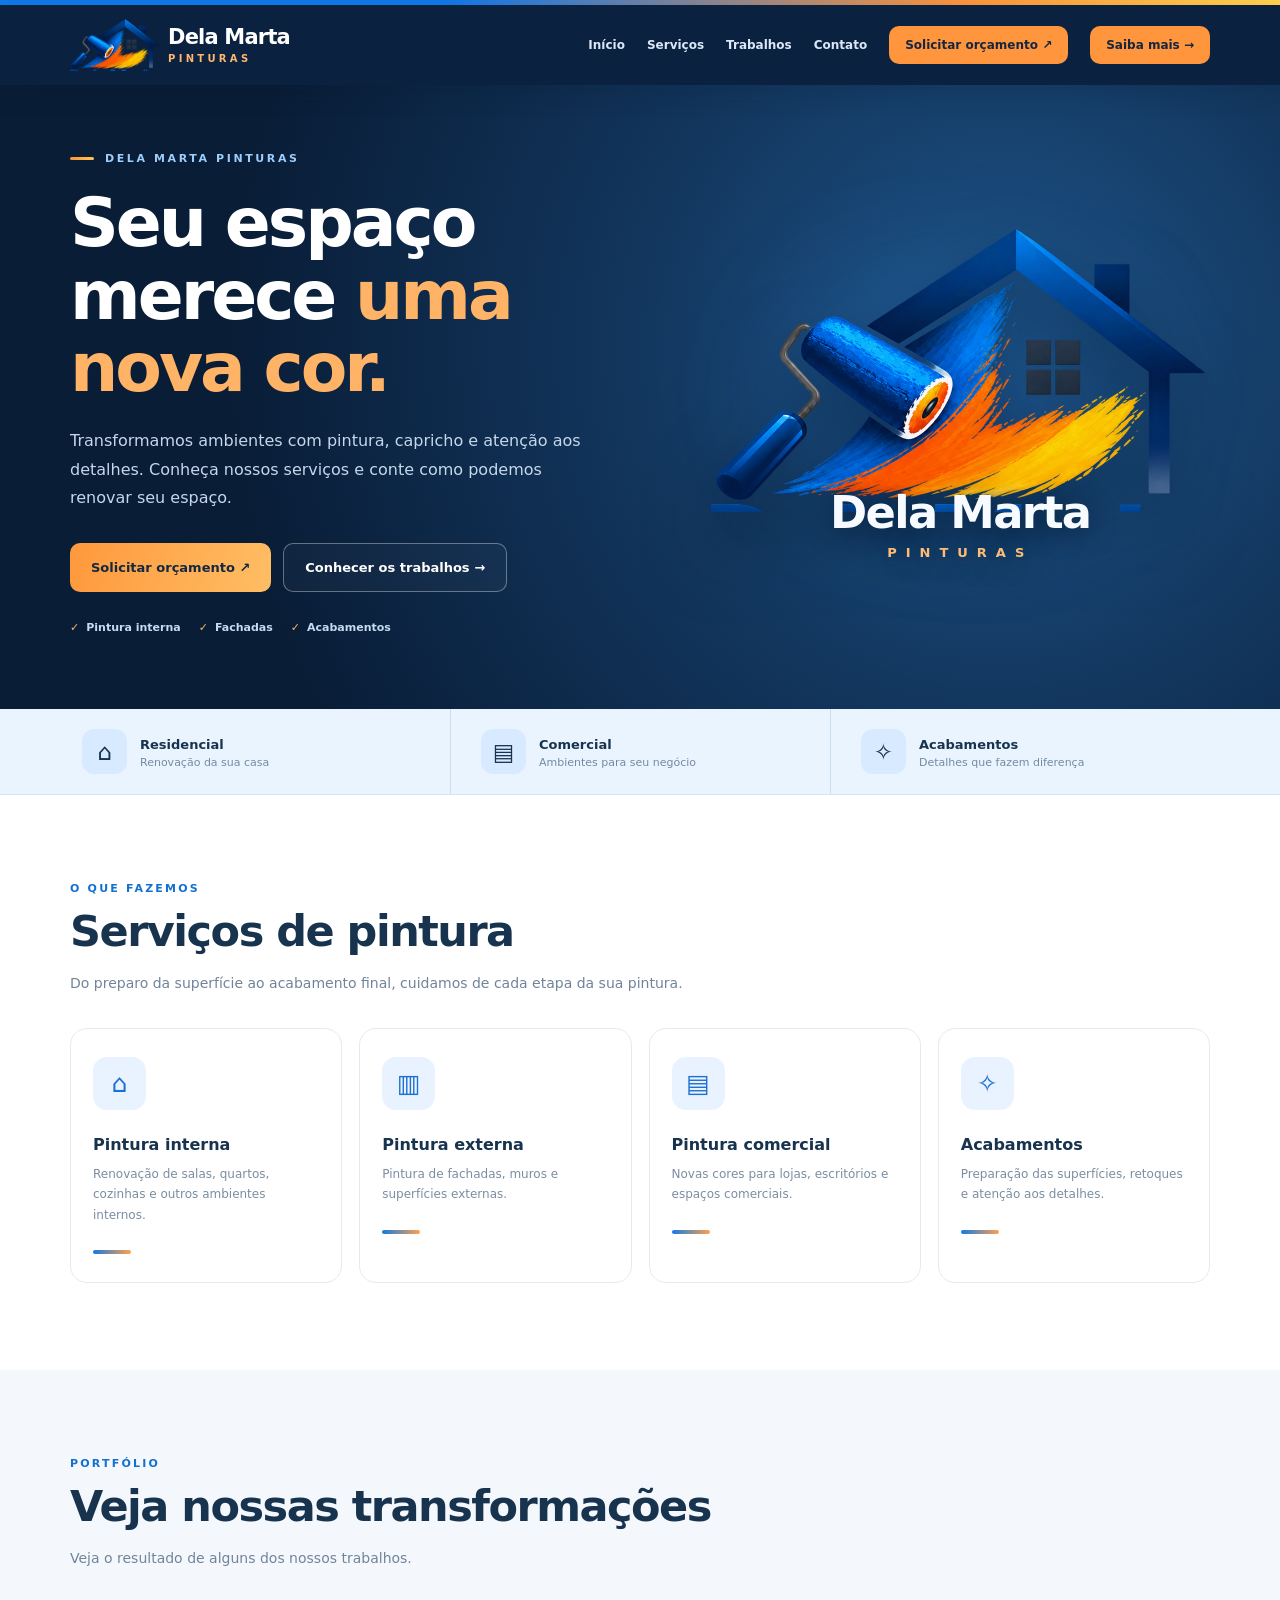
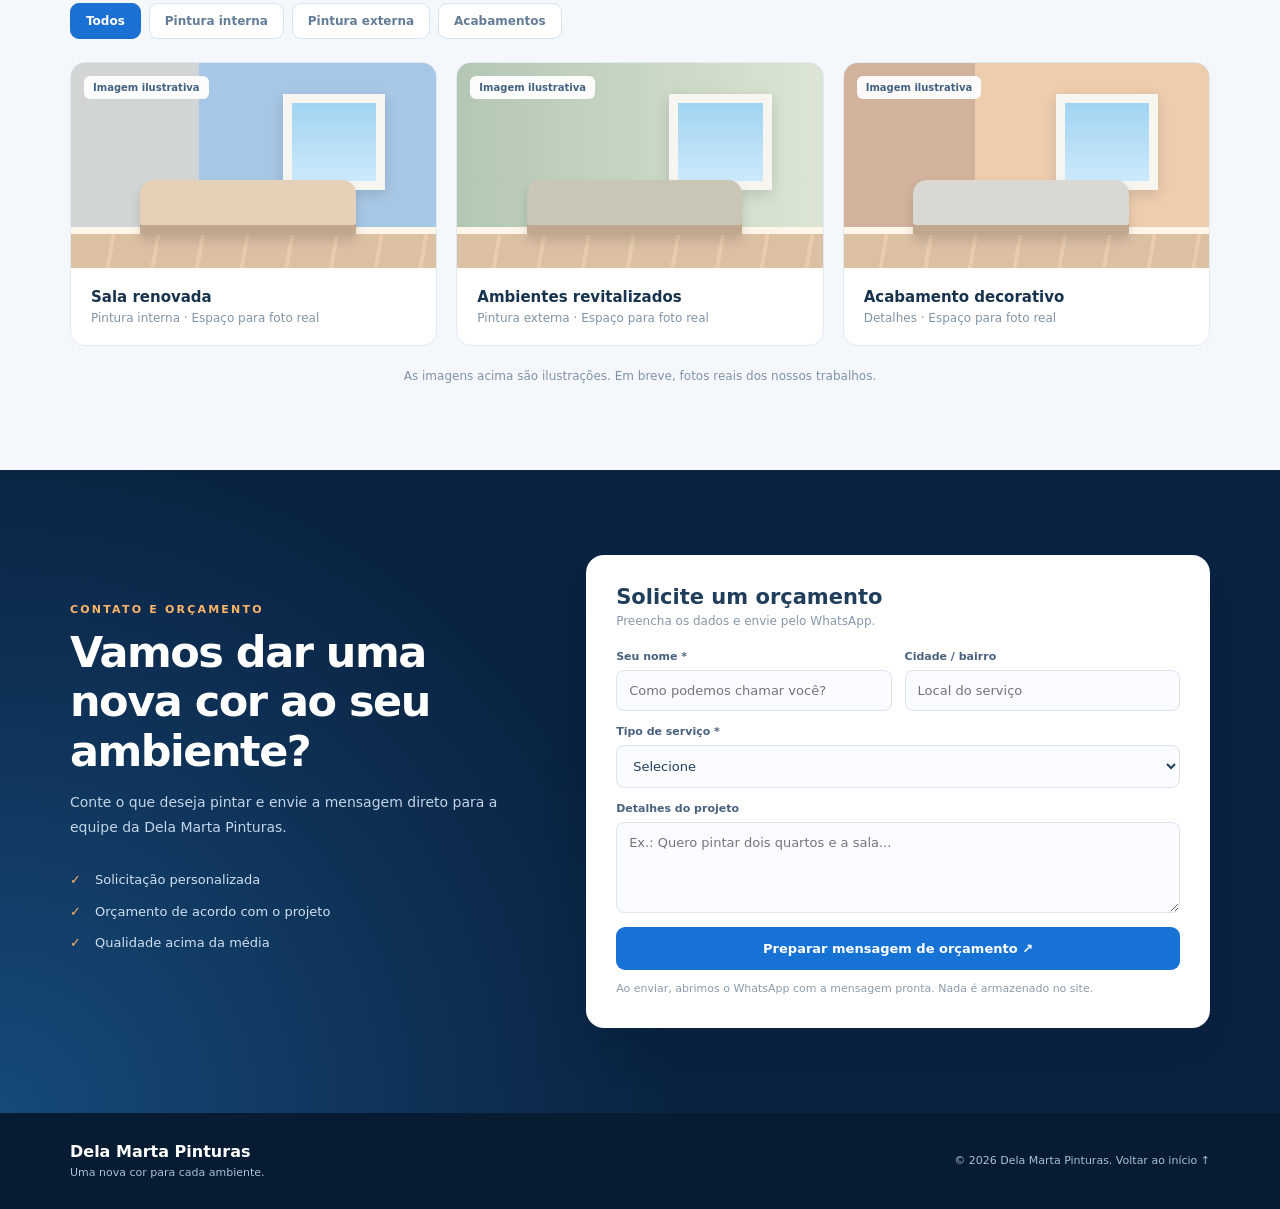
<file: index.html>
<!DOCTYPE html>
<html lang="pt-BR">
<head>
  <meta charset="UTF-8">
  <meta name="viewport" content="width=device-width, initial-scale=1">
  <meta http-equiv="Content-Security-Policy" content="default-src 'none'; script-src 'self'; style-src 'self'; img-src 'self'; form-action 'none'; base-uri 'none'">
  <meta name="referrer" content="strict-origin-when-cross-origin">
  <meta name="theme-color" content="#0d2544">
  <title>Dela Marta Pinturas — Pintura residencial e comercial</title>
  <meta name="description" content="Dela Marta Pinturas: pintura interna, externa e comercial com capricho e atenção aos detalhes. Solicite seu orçamento pelo WhatsApp.">
  <meta property="og:type" content="website">
  <meta property="og:locale" content="pt_BR">
  <meta property="og:title" content="Dela Marta Pinturas — Seu espaço merece uma nova cor">
  <meta property="og:description" content="Pintura interna, externa e comercial. Solicite seu orçamento.">
  <meta property="og:image" content="img/og-image.png">
  <meta name="twitter:card" content="summary_large_image">
  <link rel="icon" href="img/favicon.png" type="image/png">
  <link rel="apple-touch-icon" href="img/apple-touch-icon.png">
  <link rel="stylesheet" href="css/style.css">
</head>
<body>

  <div class="topstripe"></div>

  <!-- ================= CABEÇALHO ================= -->
  <header>
    <div class="wrap header-inner">
      <a href="#inicio" class="brand" aria-label="Dela Marta Pinturas — início">
        <img src="img/logo.png" alt="">
        <span><strong>Dela Marta</strong><small>PINTURAS</small></span>
      </a>

      <button class="menu" id="menu" aria-label="Abrir menu" aria-expanded="false" aria-controls="navigation">☰</button>

      <nav id="navigation" aria-label="Menu principal">
        <a href="#inicio">Início</a>
        <a href="#servicos">Serviços</a>
        <a href="#trabalhos">Trabalhos</a>
        <a href="#contato">Contato</a>
      </nav>

      <a href="#contato" class="nav-btn">Solicitar orçamento ↗</a>
      <a href="pagina.html" class="nav-btn">Saiba mais →</a>
    </div>
  </header>

  <main id="inicio">

    <!-- ================= HERO ================= -->
    <section class="hero">
      <div class="wrap hero-inner">
        <div>
          <div class="tag">Dela Marta Pinturas</div>
          <h1>Seu espaço merece <span>uma nova cor.</span></h1>
          <p class="intro">Transformamos ambientes com pintura, capricho e atenção aos detalhes. Conheça nossos serviços e conte como podemos renovar seu espaço.</p>

          <div class="actions">
            <a href="#contato" class="action primary">Solicitar orçamento ↗</a>
            <a href="#trabalhos" class="action outline">Conhecer os trabalhos →</a>
          </div>

          <div class="checks">
            <span>Pintura interna</span>
            <span>Fachadas</span>
            <span>Acabamentos</span>
          </div>
        </div>

        <div class="hero-art">
          <div class="hero-art-inner">
            <img src="img/logo.png" class="hero-logo" alt="Logo da Dela Marta Pinturas com rolo de pintura e casa">
            <div class="hero-wordmark">
              <strong>Dela Marta</strong>
              <small>PINTURAS</small>
            </div>
          </div>
        </div>
      </div>
    </section>

    <!-- ================= BENEFÍCIOS ================= -->
    <div class="benefits">
      <div class="wrap">
        <div class="benefit">
          <span class="bubble">⌂</span>
          <div><strong>Residencial</strong><small>Renovação da sua casa</small></div>
        </div>
        <div class="benefit">
          <span class="bubble">▤</span>
          <div><strong>Comercial</strong><small>Ambientes para seu negócio</small></div>
        </div>
        <div class="benefit">
          <span class="bubble">✧</span>
          <div><strong>Acabamentos</strong><small>Detalhes que fazem diferença</small></div>
        </div>
      </div>
    </div>

    <!-- ================= SERVIÇOS ================= -->
    <section class="content" id="servicos">
      <div class="wrap">
        <div class="section-head">
          <div class="eyebrow">O que fazemos</div>
          <h2>Serviços de pintura</h2>
          <p class="desc">Do preparo da superfície ao acabamento final, cuidamos de cada etapa da sua pintura.</p>
        </div>

        <div class="service-grid">
          <article class="service">
            <div class="emoji">⌂</div>
            <h3>Pintura interna</h3>
            <p>Renovação de salas, quartos, cozinhas e outros ambientes internos.</p>
            <div class="line"></div>
          </article>

          <article class="service">
            <div class="emoji">▥</div>
            <h3>Pintura externa</h3>
            <p>Pintura de fachadas, muros e superfícies externas.</p>
            <div class="line"></div>
          </article>

          <article class="service">
            <div class="emoji">▤</div>
            <h3>Pintura comercial</h3>
            <p>Novas cores para lojas, escritórios e espaços comerciais.</p>
            <div class="line"></div>
          </article>

          <article class="service">
            <div class="emoji">✧</div>
            <h3>Acabamentos</h3>
            <p>Preparação das superfícies, retoques e atenção aos detalhes.</p>
            <div class="line"></div>
          </article>
        </div>
      </div>
    </section>

    <!-- ================= PORTFÓLIO ================= -->
    <section class="content soft" id="trabalhos">
      <div class="wrap">
        <div class="section-head">
          <div class="eyebrow">Portfólio</div>
          <h2>Veja nossas transformações</h2>
          <p class="desc" id="galleryDesc">Veja o resultado de alguns dos nossos trabalhos.</p>
        </div>

        <div class="filters" role="group" aria-label="Filtrar trabalhos">
          <button class="filter selected" data-filter="todos" aria-pressed="true">Todos</button>
          <button class="filter" data-filter="interna" aria-pressed="false">Pintura interna</button>
          <button class="filter" data-filter="externa" aria-pressed="false">Pintura externa</button>
          <button class="filter" data-filter="acabamento" aria-pressed="false">Acabamentos</button>
        </div>

        <div class="gallery" id="gallery">
          <article class="project" data-type="interna">
            <div class="scene one">
              <div class="wall"></div>
              <div class="window"></div>
              <div class="floor"></div>
              <div class="sofa"></div>
              <div class="stamp">Imagem ilustrativa</div>
            </div>
            <div class="project-body">
              <h3>Sala renovada</h3>
              <p>Pintura interna · Espaço para foto real</p>
            </div>
          </article>

          <article class="project" data-type="externa">
            <div class="scene two">
              <div class="wall"></div>
              <div class="window"></div>
              <div class="floor"></div>
              <div class="sofa"></div>
              <div class="stamp">Imagem ilustrativa</div>
            </div>
            <div class="project-body">
              <h3>Ambientes revitalizados</h3>
              <p>Pintura externa · Espaço para foto real</p>
            </div>
          </article>

          <article class="project" data-type="acabamento">
            <div class="scene three">
              <div class="wall"></div>
              <div class="window"></div>
              <div class="floor"></div>
              <div class="sofa"></div>
              <div class="stamp">Imagem ilustrativa</div>
            </div>
            <div class="project-body">
              <h3>Acabamento decorativo</h3>
              <p>Detalhes · Espaço para foto real</p>
            </div>
          </article>
        </div>

        <p class="gallery-note" id="galleryNote" hidden>As imagens acima são ilustrações. Em breve, fotos reais dos nossos trabalhos.</p>
      </div>
    </section>

    <!-- ================= CONTATO / ORÇAMENTO ================= -->
    <section class="contact" id="contato">
      <div class="wrap contact-grid">
        <div>
          <div class="eyebrow">Contato e orçamento</div>
          <h2>Vamos dar uma nova cor ao seu ambiente?</h2>
          <p class="desc">Conte o que deseja pintar e envie a mensagem direto para a equipe da Dela Marta Pinturas.</p>

          <div class="perks">
            <div><span>✓</span> Solicitação personalizada</div>
            <div><span>✓</span> Orçamento de acordo com o projeto</div>
            <div><span>✓</span> Qualidade acima da média</div>
          </div>

          <div class="contact-links" id="contactLinks"></div>
        </div>

        <form id="quoteForm" class="form-box">
          <h3>Solicite um orçamento</h3>
          <p class="hint">Preencha os dados e envie pelo WhatsApp.</p>

          <div class="form-row">
            <div class="field">
              <label for="name">Seu nome *</label>
              <input type="text" id="name" placeholder="Como podemos chamar você?" maxlength="100" required>
            </div>
            <div class="field">
              <label for="city">Cidade / bairro</label>
              <input type="text" id="city" placeholder="Local do serviço" maxlength="120">
            </div>
          </div>

          <div class="field">
            <label for="service">Tipo de serviço *</label>
            <select id="service" required>
              <option value="">Selecione</option>
              <option>Pintura interna</option>
              <option>Pintura externa</option>
              <option>Pintura comercial</option>
              <option>Acabamentos e retoques</option>
              <option>Outro serviço</option>
            </select>
          </div>

          <div class="field">
            <label for="details">Detalhes do projeto</label>
            <textarea id="details" placeholder="Ex.: Quero pintar dois quartos e a sala..." maxlength="1000"></textarea>
          </div>

          <button class="form-button" type="submit" id="submitBtn">Enviar pelo WhatsApp ↗</button>
          <p class="fine">Ao enviar, abrimos o WhatsApp com a mensagem pronta. Nada é armazenado no site.</p>

          <!-- Aparece depois que o formulário é enviado -->
          <div class="generated" id="generated" aria-live="polite">
            <strong id="generatedTitle">Mensagem preparada:</strong>
            <textarea id="messagePreview" readonly aria-label="Mensagem de orçamento"></textarea>
            <button type="button" class="copy" id="copy">Copiar mensagem</button>
            <p class="fine" id="generatedNote"></p>
          </div>
        </form>
      </div>
    </section>

  </main>

  <!-- ================= RODAPÉ ================= -->
  <footer class="footer">
    <div class="wrap footer-inner">
      <div>
        <strong>Dela Marta Pinturas</strong>
        <small>Uma nova cor para cada ambiente.</small>
      </div>
      <small>© <span id="year">2026</span> Dela Marta Pinturas. <a href="#inicio">Voltar ao início ↑</a></small>
    </div>
  </footer>

  <script src="js/config.js"></script>
  <script src="js/main.js"></script>
</body>
</html>
</file>
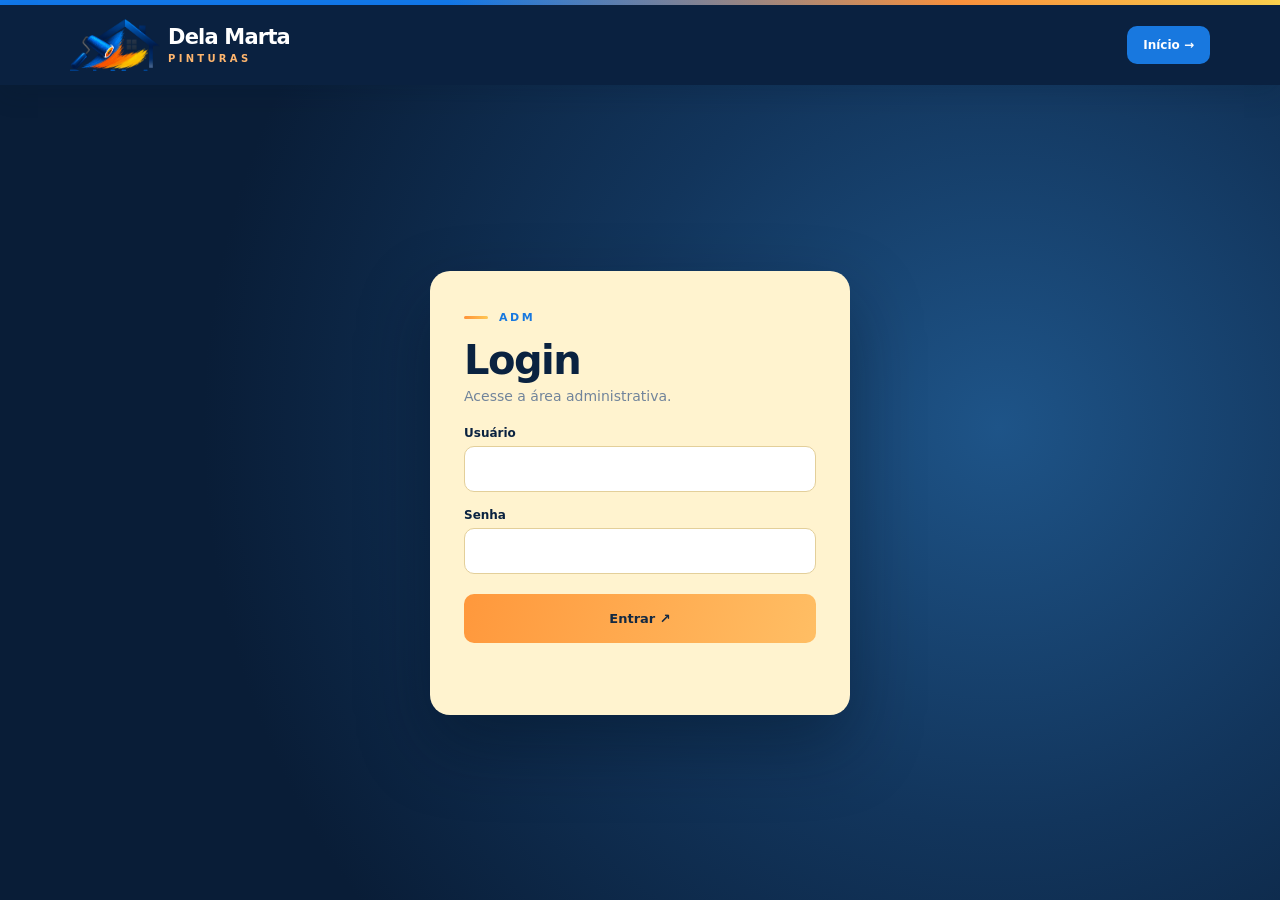
<file: pagina.html>
<!DOCTYPE html>
<html lang="pt-BR">
<head>
  <meta charset="UTF-8">
  <meta name="viewport" content="width=device-width, initial-scale=1">
  <meta http-equiv="Content-Security-Policy" content="default-src 'none'; script-src 'self'; style-src 'self'; img-src 'self'; form-action 'none'; base-uri 'none'">
  <meta name="theme-color" content="#0d2544">
  <meta name="robots" content="noindex">
  <title>Adm — Dela Marta Pinturas</title>
  <link rel="icon" href="img/favicon.png" type="image/png">
  <link rel="stylesheet" href="css/style.css">
  <link rel="stylesheet" href="css/pagina.css">
</head>
<body>

  <div class="topstripe"></div>

  <header>
    <div class="wrap header-inner">
      <a href="index.html" class="brand" aria-label="Dela Marta Pinturas — início">
        <img src="img/logo.png" alt="">
        <span><strong>Dela Marta</strong><small>PINTURAS</small></span>
      </a>
      <a href="index.html" class="nav-btn btn-inicio">Início →</a>
    </div>
  </header>

  <main class="login-page">
    <div class="wrap">
      <section class="login-card">
        <div class="tag">Adm</div>
        <h1>Login</h1>
        <p>Acesse a área administrativa.</p>

        <form id="login-form" novalidate>
          <label for="usuario">Usuário</label>
          <input id="usuario" name="usuario" type="text" autocomplete="username" required>

          <label for="senha">Senha</label>
          <input id="senha" name="senha" type="password" autocomplete="current-password" required>

          <button type="submit" class="action primary">Entrar ↗</button>
          <p class="login-msg" id="login-msg" role="status"></p>
        </form>
      </section>
    </div>
  </main>

  <script src="js/auth.js"></script>
  <script src="js/pagina.js"></script>
</body>
</html>
</file>
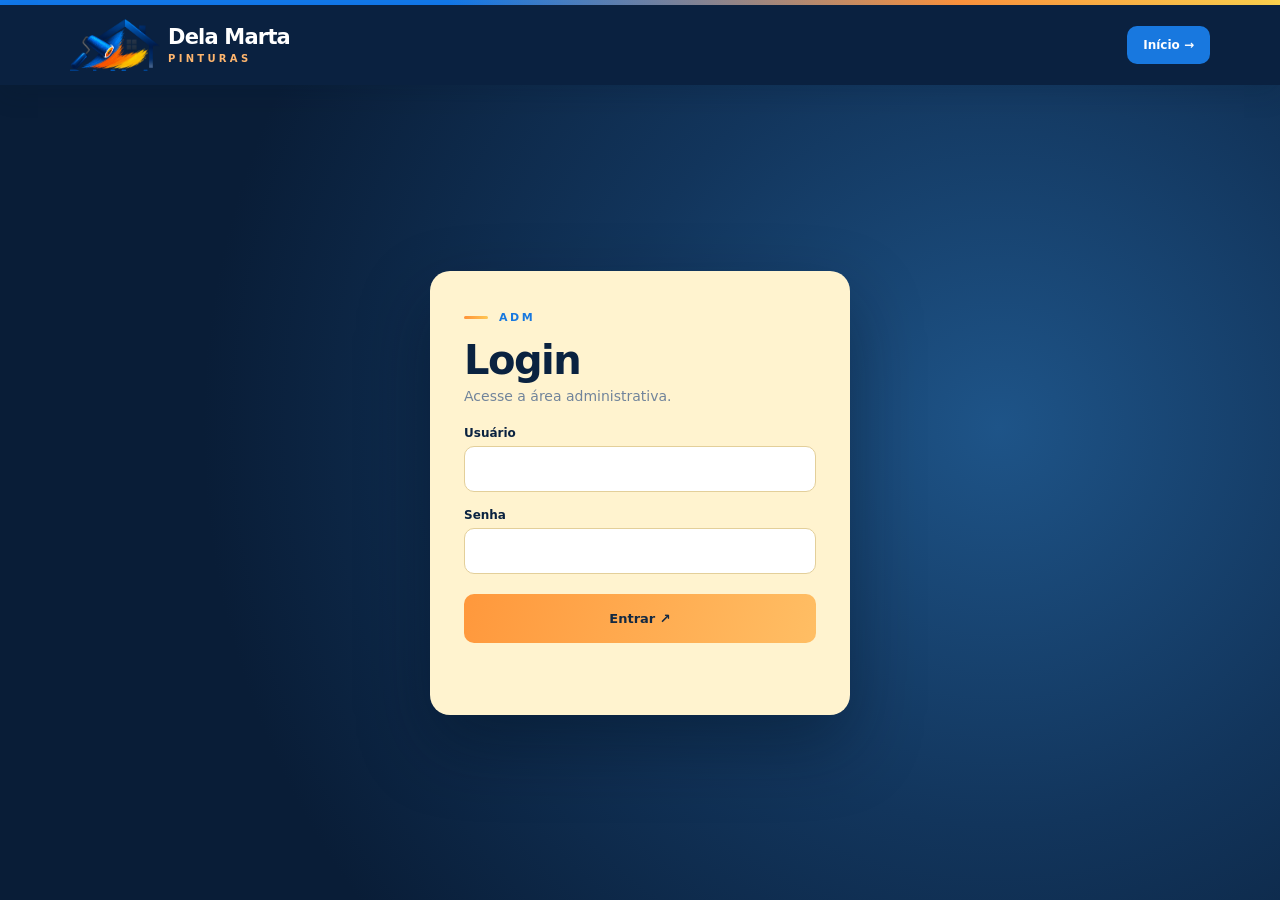
<file: painel.html>
<!DOCTYPE html>
<html lang="pt-BR">
<head>
  <meta charset="UTF-8">
  <meta name="viewport" content="width=device-width, initial-scale=1">
  <meta http-equiv="Content-Security-Policy" content="default-src 'none'; script-src 'self'; style-src 'self'; img-src 'self'; form-action 'none'; base-uri 'none'">
  <meta name="theme-color" content="#0d2544">
  <meta name="robots" content="noindex">
  <title>Painel — Dela Marta Pinturas</title>
  <link rel="icon" href="img/favicon.png" type="image/png">
  <link rel="stylesheet" href="css/style.css">
  <link rel="stylesheet" href="css/pagina.css">
  <link rel="stylesheet" href="css/agenda.css">
</head>
<body hidden>

  <div class="topstripe"></div>

  <header>
    <div class="wrap header-inner">
      <a href="index.html" class="brand" aria-label="Dela Marta Pinturas — início">
        <img src="img/logo.png" alt="">
        <span><strong>Dela Marta</strong><small>PINTURAS</small></span>
      </a>
      <button type="button" id="sair" class="nav-btn btn-inicio">Sair</button>
    </div>
  </header>

  <main class="login-page painel-page">
    <div class="wrap">
      <div class="tag">Área administrativa</div>
      <h1 class="painel-titulo">Painel</h1>
      <p class="painel-desc">Escolha o que deseja acessar.</p>

      <div class="painel-grid">
        <section class="painel-card agenda-card" aria-label="Agenda">
          <div class="agenda-cabeca">
            <div class="painel-icone" aria-hidden="true">📅</div>
            <h2>Agenda</h2>
          </div>

          <div class="cal-topo">
            <button type="button" id="mes-ant" class="cal-nav" aria-label="Mês anterior">←</button>
            <h3 id="mes-titulo"></h3>
            <button type="button" id="mes-prox" class="cal-nav" aria-label="Próximo mês">→</button>
            <button type="button" id="hoje" class="cal-hoje">Hoje</button>
          </div>
          <div class="cal-semana" aria-hidden="true">
            <span>D</span><span>S</span><span>T</span><span>Q</span><span>Q</span><span>S</span><span>S</span>
          </div>
          <div class="cal-dias" id="cal-dias"></div>

          <div class="notas">
            <h3 id="dia-titulo"></h3>
            <ul id="lista-notas" class="lista-notas"></ul>
            <p id="sem-notas" class="sem-notas">Nenhum lembrete neste dia.</p>

            <form id="form-nota" novalidate>
              <label for="nova-nota">Novo lembrete</label>
              <input id="nova-nota" type="text" maxlength="200" placeholder="Ex.: Pintura casa da Maria, 8h" autocomplete="off">
              <button type="submit" class="action primary">Adicionar ↗</button>
            </form>
            <p class="aviso-local">Os lembretes ficam salvos só neste navegador.</p>
          </div>
        </section>

        <article class="painel-card">
          <div class="painel-icone" aria-hidden="true">📝</div>
          <h2>Orçamentos</h2>
          <p>Criar e acompanhar os orçamentos dos clientes.</p>
          <span class="painel-breve">Em breve</span>
        </article>

        <article class="painel-card">
          <div class="painel-icone" aria-hidden="true">💰</div>
          <h2>Finanças</h2>
          <p>Painel com entradas, saídas e resultados.</p>
          <span class="painel-breve">Em breve</span>
        </article>
      </div>
    </div>
  </main>

  <script src="js/auth.js"></script>
  <script src="js/agenda.js"></script>
  <script src="js/painel.js"></script>
</body>
</html>
</file>
<file: css/style.css>
/* Dela Marta Pinturas - folhas de estilo
   Versao provisoria 01 */

/* ======================================================================
   VARIÁVEIS E BASE
   ====================================================================== */

:root {
  --navy: #0a2240;
  --navy2: #133e6b;
  --blue: #1878df;
  --orange: #ff963d;
  --ink: #18334e;
  --muted: #71849b;
  --light: #f4f8fd;
}
* {
  box-sizing: border-box;
}
html {
  scroll-behavior: smooth;
  scroll-padding-top: 85px;
}
body {
  margin: 0;
  font-family: Inter, system-ui, -apple-system, 'Segoe UI', Arial, sans-serif;
  color: var(--ink);
  background: #fff;
}
a {
  text-decoration: none;
  color: inherit;
}
button,
input,
textarea,
select {
  font: inherit;
}
button {
  cursor: pointer;
}
.wrap {
  width: min(1140px, calc(100% - 48px));
  margin: 0 auto;
}

/* ======================================================================
   CABEÇALHO E MENU
   ====================================================================== */

.topstripe {
  height: 5px;
  background: linear-gradient(90deg, #1179ec 35%, #ff943d 75%, #ffd44f);
}
header {
  position: sticky;
  top: 0;
  background: #0a2140;
  color: white;
  z-index: 10;
  box-shadow: 0 9px 24px #041a2b25;
}
.header-inner {
  display: flex;
  min-height: 80px;
  align-items: center;
  gap: 22px;
}
.brand {
  display: flex;
  align-items: center;
  gap: 8px;
  flex-shrink: 0;
}
.brand img {
  width: 90px;
  height: 60px;
  object-fit: contain;
}
.brand strong {
  font-size: 21px;
  display: block;
  letter-spacing: -.8px;
  line-height: 1;
}
.brand small {
  font-size: 10px;
  letter-spacing: 3.3px;
  color: #ffb66e;
  font-weight: 850;
  display: block;
  margin-top: 5px;
}
nav {
  margin-left: auto;
  display: flex;
  align-items: center;
  gap: 22px;
}
nav a {
  font-weight: 650;
  font-size: 12px;
  color: #dce8f7;
}
nav a:hover {
  color: #ffb86b;
}
.nav-btn,
.action {
  border: none;
  border-radius: 10px;
  font-weight: 850;
  transition: transform .2s, background .2s;
}
.nav-btn:hover,
.action:hover {
  transform: translateY(-2px);
}
.nav-btn {
  background: var(--orange);
  padding: 12px 16px;
  color: #142640;
  font-size: 12px;
  white-space: nowrap;
}
.menu {
  display: none;
  border: 1px solid #ffffff44;
  background: transparent;
  border-radius: 8px;
  color: white;
  width: 41px;
  height: 41px;
  font-size: 22px;
}
.draft {
  display: none;
  position: fixed;
  right: 18px;
  bottom: 18px;
  padding: 9px 14px;
  background: #ffffffef;
  border: 1px solid #d4e3f3;
  border-radius: 50px;
  color: #22558b;
  font-size: 11px;
  font-weight: 850;
  z-index: 20;
  box-shadow: 0 5px 20px #001b3325;
  pointer-events: none;
}
.draft:before {
  content: '●';
  color: #ff923c;
  margin-right: 8px;
}

/* ======================================================================
   HERO (TOPO DA PÁGINA)
   ====================================================================== */

.hero {
  color: white;
  background: radial-gradient(circle at 78% 42%, #1e5488 0, #12355c 36%, #091d37 72%);
  overflow: hidden;
}
.hero-inner {
  min-height: 615px;
  display: grid;
  grid-template-columns: 1.1fr .9fr;
  gap: 30px;
  align-items: center;
  padding: 67px 0 75px;
}
.tag {
  color: #9dcdfb;
  text-transform: uppercase;
  font-weight: 850;
  letter-spacing: 2.6px;
  font-size: 11px;
  display: flex;
  align-items: center;
  gap: 11px;
}
.tag:before {
  content: '';
  background: linear-gradient(90deg, #ff9238, #ffc754);
  height: 3px;
  width: 24px;
  border-radius: 3px;
}
h1 {
  font-size: clamp(41px, 5.3vw, 68px);
  letter-spacing: -3px;
  line-height: 1.07;
  margin: 22px 0;
  max-width: 650px;
}
h1 span {
  color: #ffb366;
}
.intro {
  font-size: 16px;
  color: #c5d7ea;
  line-height: 1.8;
  max-width: 520px;
}
.actions {
  display: flex;
  flex-wrap: wrap;
  gap: 12px;
  margin-top: 30px;
}
.action {
  min-height: 49px;
  padding: 14px 21px;
  font-size: 13px;
  display: inline-flex;
  align-items: center;
  justify-content: center;
  gap: 12px;
}
.primary {
  color: #132942;
  background: linear-gradient(105deg, #ff983c, #ffbe64);
}
.outline {
  color: #fff;
  border: 1px solid #ffffff5a;
  background: #ffffff08;
}
.checks {
  margin-top: 29px;
  display: flex;
  flex-wrap: wrap;
  gap: 18px;
  color: #c6dcf2;
  font-size: 11px;
  font-weight: 700;
}
.checks span:before {
  content: '✓';
  color: #ffb565;
  margin-right: 7px;
}
.hero-logo {
  width: 100%;
  max-width: 520px;
  filter: drop-shadow(0 35px 35px #00112488);
  position: relative;
  z-index: 1;
}
.hero-art {
  position: relative;
  display: grid;
  place-items: center;
}
.hero-art:before {
  content: '';
  position: absolute;
  inset: 15%;
  background: #348eed3e;
  filter: blur(55px);
  border-radius: 50%;
}
.hero-wordmark {
  position: relative;
  z-index: 2;
  text-align: center;
  margin-top: -24px;
  text-shadow: 0 5px 25px #00112780;
}
.hero-wordmark strong {
  display: block;
  color: #f7fbff;
  font-size: clamp(30px, 3.5vw, 51px);
  font-weight: 900;
  letter-spacing: -1.7px;
  line-height: 1.1;
}
.hero-wordmark small {
  display: block;
  margin-top: 7px;
  letter-spacing: 9px;
  font-weight: 850;
  color: #ffbc77;
  font-size: 13px;
}
.hero-art-inner {
  position: relative;
  z-index: 1;
  display: flex;
  flex-direction: column;
  align-items: center;
  width: 100%;
}
.hero-pill {
  position: absolute;
  z-index: 2;
  bottom: 35px;
  right: 0;
  background: white;
  color: #193b63;
  border-radius: 12px;
  box-shadow: 0 12px 30px #00152b44;
  padding: 12px 16px;
  font-size: 12px;
  font-weight: 850;
}
.hero-pill small {
  display: block;
  color: #8191a5;
  font-size: 10px;
  font-weight: 500;
  margin-top: 3px;
}

/* ======================================================================
   FAIXA DE BENEFÍCIOS
   ====================================================================== */

.benefits {
  background: #eaf4ff;
  border-bottom: 1px solid #d5e7f7;
}
.benefits .wrap {
  display: grid;
  grid-template-columns: repeat(3, 1fr);
}
.benefit {
  padding: 20px 12px;
  display: flex;
  align-items: center;
  gap: 13px;
}
.benefit+.benefit {
  border-left: 1px solid #c9dfef;
  padding-left: 30px;
}
.benefit .bubble {
  font-size: 23px;
  background: #d8eaff;
  border-radius: 12px;
  width: 45px;
  height: 45px;
  display: grid;
  place-items: center;
}
.benefit strong {
  font-size: 13px;
}
.benefit small {
  display: block;
  font-size: 11px;
  color: #718aa4;
  margin-top: 3px;
}

/* ======================================================================
   SEÇÕES (ESTILO COMUM)
   ====================================================================== */

section.content {
  padding: 87px 0;
}
.soft {
  background: var(--light);
}
.eyebrow {
  font-size: 11px;
  letter-spacing: 2.2px;
  text-transform: uppercase;
  color: #1370d1;
  font-weight: 900;
  margin-bottom: 12px;
}
h2 {
  font-size: clamp(30px, 3.4vw, 43px);
  line-height: 1.15;
  letter-spacing: -1.5px;
  margin: 0 0 14px;
}
.desc {
  color: #71849b;
  font-size: 14px;
  line-height: 1.75;
  max-width: 630px;
}
.section-head {
  margin-bottom: 33px;
}

/* ======================================================================
   SERVIÇOS
   ====================================================================== */

.service-grid {
  display: grid;
  grid-template-columns: repeat(4, 1fr);
  gap: 17px;
}
.service {
  border: 1px solid #e3ebf4;
  border-radius: 17px;
  padding: 28px 22px;
  background: white;
  transition: transform .2s, box-shadow .2s;
}
.service:hover {
  transform: translateY(-5px);
  box-shadow: 0 15px 35px #193c6512;
}
.service .emoji {
  width: 53px;
  height: 53px;
  display: grid;
  place-items: center;
  background: #e9f3ff;
  color: #1b70d3;
  border-radius: 14px;
  font-size: 25px;
  margin-bottom: 25px;
}
.service h3 {
  font-size: 16px;
  margin: 0 0 10px;
}
.service p {
  font-size: 12px;
  color: #7b8da2;
  line-height: 1.7;
  margin: 0;
}
.line {
  height: 4px;
  width: 38px;
  background: linear-gradient(90deg, #1579e3, #ffa14b);
  border-radius: 5px;
  margin-top: 25px;
}

/* ======================================================================
   PORTFÓLIO (FILTROS E GALERIA)
   ====================================================================== */

.filters {
  display: flex;
  flex-wrap: wrap;
  gap: 8px;
  margin-bottom: 23px;
}
.filter {
  border: 1px solid #d9e4f0;
  background: white;
  border-radius: 9px;
  color: #637c97;
  padding: 10px 15px;
  font-size: 12px;
  font-weight: 800;
}
.filter.selected {
  background: #1b70d3;
  border-color: #1b70d3;
  color: #fff;
}
.gallery {
  display: grid;
  grid-template-columns: repeat(3, 1fr);
  gap: 19px;
}
.project {
  overflow: hidden;
  background: white;
  border: 1px solid #e1e9f3;
  border-radius: 15px;
}
.project[hidden] {
  display: none;
}
.scene {
  position: relative;
  height: 205px;
  background: #bed9e9;
  overflow: hidden;
}
.scene .wall {
  height: 80%;
  position: absolute;
  inset: 0 0 auto;
}
.scene.one .wall {
  background: linear-gradient(90deg, #d2d5d5 0 35%, #a7c7e6 35%);
}
.scene.two .wall {
  background: linear-gradient(90deg, #b3c7b3, #dce5d4);
}
.scene.three .wall {
  background: linear-gradient(90deg, #d2b29d 0 36%, #eecdae 36%);
}
.scene .floor {
  position: absolute;
  bottom: 0;
  height: 20%;
  left: 0;
  right: 0;
  background: repeating-linear-gradient(100deg, #dcc0a4 0 40px, #eacbae 40px 44px);
  border-top: 7px solid #fff6e9;
}
.scene .window {
  width: 28%;
  height: 47%;
  position: absolute;
  top: 15%;
  right: 14%;
  background: linear-gradient(#a1d4f1, #cce9fb);
  border: 9px solid #f7f5f0;
  box-shadow: 0 4px 13px #0002;
}
.scene .sofa {
  position: absolute;
  bottom: 16%;
  left: 19%;
  height: 27%;
  width: 59%;
  background: #e5d0b8;
  border-radius: 14px 14px 3px 3px;
  box-shadow: inset 0 -10px #c1a78d, 0 6px 11px #0002;
}
.scene.two .sofa {
  background: #cac6b6;
}
.scene.three .sofa {
  background: #d9d8d3;
}
.scene .stamp {
  position: absolute;
  top: 13px;
  left: 13px;
  background: #fffffff0;
  padding: 6px 9px;
  font-size: 10px;
  font-weight: 800;
  border-radius: 6px;
  color: #436282;
}
.project-body {
  padding: 20px;
}
.project-body h3 {
  font-size: 15px;
  margin: 0 0 5px;
}
.project-body p {
  margin: 0;
  color: #8194a6;
  font-size: 12px;
}
.gallery-note {
  font-size: 12px;
  color: #8191a5;
  text-align: center;
  margin: 23px 0 0;
}

/* ======================================================================
   COMO FUNCIONA
   ====================================================================== */

.steps {
  display: grid;
  grid-template-columns: repeat(3, 1fr);
  gap: 30px;
  margin-top: 38px;
}
.step {
  position: relative;
}
.step-number {
  background: #e6f2ff;
  color: #166dd0;
  height: 50px;
  width: 50px;
  display: grid;
  place-items: center;
  font-size: 19px;
  font-weight: 900;
  border-radius: 50%;
  margin-bottom: 19px;
}
.step:not(:last-child):after {
  content: '';
  position: absolute;
  left: 63px;
  right: -13px;
  top: 25px;
  border-top: 2px dashed #d9e6f2;
}
.step h3 {
  font-size: 16px;
  margin: 0 0 10px;
}
.step p {
  font-size: 13px;
  color: #788ba2;
  line-height: 1.75;
  margin: 0;
}

/* ======================================================================
   CONTATO E FORMULÁRIO
   ====================================================================== */

.contact {
  background: radial-gradient(circle at 0 100%, #164a79, transparent 47%), #0a2342;
  color: white;
  padding: 85px 0;
}
.contact-grid {
  display: grid;
  grid-template-columns: .85fr 1.15fr;
  gap: 55px;
  align-items: center;
}
.contact .eyebrow {
  color: #ffb568;
}
.contact h2 {
  color: white;
}
.contact .desc {
  color: #c2d5e9;
}
.contact .perks {
  color: #d0e0f2;
  font-size: 13px;
  margin-top: 25px;
  line-height: 2.4;
}
.contact .perks span {
  color: #ffb067;
  margin-right: 10px;
}
.form-box {
  background: white;
  color: #203d5b;
  padding: 30px;
  border-radius: 18px;
  box-shadow: 0 20px 40px #00142e38;
}
.form-box h3 {
  font-size: 21px;
  margin: 0 0 5px;
}
.hint {
  font-size: 12px;
  color: #8698aa;
  margin: 0 0 22px;
}
.form-row {
  display: grid;
  grid-template-columns: 1fr 1fr;
  gap: 13px;
}
label {
  display: block;
  color: #48617e;
  font-size: 11px;
  font-weight: 800;
  margin-bottom: 7px;
}
.field {
  margin-bottom: 14px;
}
input,
select,
textarea {
  width: 100%;
  display: block;
  border: 1px solid #dce5ee;
  border-radius: 8px;
  background: #f9fbfe;
  padding: 12px;
  font-size: 13px;
  outline: 0;
  color: #213d5d;
}
input:focus,
select:focus,
textarea:focus {
  border-color: #1c7ee0;
  box-shadow: 0 0 0 3px #1779e21b;
}
textarea {
  resize: vertical;
  min-height: 91px;
}
.form-button {
  background: #1772d5;
  color: white;
  border: 0;
  border-radius: 9px;
  padding: 14px;
  width: 100%;
  font-weight: 850;
  font-size: 13px;
}
.form-button:hover {
  background: #1059a5;
}
.fine {
  font-size: 11px;
  color: #8b9bab;
  margin: 10px 0 0;
  line-height: 1.6;
}
.generated {
  display: none;
  padding: 14px;
  background: #eef6ff;
  border: 1px solid #cce2f9;
  border-radius: 10px;
  margin-top: 15px;
}
.generated.visible {
  display: block;
}
.generated strong {
  font-size: 12px;
  color: #185387;
}
.generated textarea {
  height: 145px;
  margin-top: 8px;
}
.copy {
  background: #175aa4;
  color: #fff;
  border: 0;
  border-radius: 7px;
  padding: 9px 12px;
  font-size: 12px;
  font-weight: 800;
  margin-top: 8px;
}

/* ======================================================================
   RODAPÉ
   ====================================================================== */

.footer {
  background: #071b32;
  color: #aac0d6;
  padding: 29px 0;
}
.footer-inner {
  display: flex;
  justify-content: space-between;
  gap: 16px;
  align-items: center;
}
.footer strong {
  display: block;
  color: white;
  font-size: 16px;
}
.footer small {
  font-size: 11px;
}
.footer a:hover {
  color: white;
}

/* ======================================================================
   RESPONSIVO: TELAS MÉDIAS
   ====================================================================== */

@media (max-width: 1000px) {
  nav {
    gap: 12px;
  }

  .brand img {
    width: 70px;
  }

  .brand strong {
    font-size: 17px;
  }

  .service-grid {
    grid-template-columns: repeat(2, 1fr);
  }
}

/* ======================================================================
   RESPONSIVO: TABLET E CELULAR
   ====================================================================== */

@media (max-width: 760px) {
  .menu {
    display: block;
    margin-left: auto;
  }

  nav {
    display: none;
    order: 4;
    width: 100%;
    margin: 0;
    padding: 10px 0 18px;
    border-top: 1px solid #ffffff25;
    flex-direction: column;
    align-items: stretch;
    gap: 0;
  }

  nav.open {
    display: flex;
  }

  nav a {
    padding: 12px 5px;
    font-size: 14px;
  }

  .header-inner {
    flex-wrap: wrap;
    gap: 13px;
    padding: 8px 0;
  }

  .hero-inner {
    grid-template-columns: 1fr;
    gap: 5px;
    padding: 60px 0 65px;
    min-height: 0;
  }

  .hero-art {
    max-width: 540px;
    margin: 0 auto;
  }

  .benefits .wrap {
    grid-template-columns: 1fr;
  }

  .benefit+.benefit {
    border-left: 0;
    border-top: 1px solid #c9dfef;
    padding-left: 12px;
  }

  .gallery {
    grid-template-columns: repeat(2, 1fr);
  }

  .contact-grid {
    grid-template-columns: 1fr;
    gap: 30px;
  }
}

/* ======================================================================
   RESPONSIVO: CELULAR PEQUENO
   ====================================================================== */

@media (max-width: 540px) {
  .wrap {
    width: calc(100% - 36px);
  }

  .brand img {
    width: 60px;
    height: 42px;
  }

  .brand strong {
    font-size: 16px;
  }

  .brand small {
    font-size: 8px;
    letter-spacing: 2.3px;
  }

  .nav-btn {
    font-size: 10px;
    padding: 10px;
  }

  .menu {
    width: 37px;
    height: 37px;
  }

  .hero-inner {
    padding-top: 50px;
  }

  .hero h1 {
    font-size: 42px;
    letter-spacing: -2px;
  }

  .hero .intro {
    font-size: 14px;
  }

  .actions .action {
    width: 100%;
  }

  .hero-pill {
    bottom: 12px;
  }

  .checks {
    gap: 12px;
  }

  .content {
    padding: 60px 0 !important;
  }

  .service-grid,
  .gallery,
  .steps,
  .form-row {
    grid-template-columns: 1fr;
  }

  .service {
    padding: 24px;
  }

  .section-head h2 {
    font-size: 32px;
  }

  .step {
    padding-left: 65px;
  }

  .step-number {
    position: absolute;
    left: 0;
    top: 0;
  }

  .step:not(:last-child):after {
    border-top: none;
    border-left: 2px dashed #d9e6f2;
    top: 55px;
    left: 25px;
    right: auto;
    height: 25px;
  }

  .contact {
    padding: 62px 0;
  }

  .form-box {
    padding: 21px;
  }

  .footer-inner {
    align-items: start;
    flex-direction: column;
  }

  .draft {
    font-size: 10px;
    right: 10px;
    bottom: 10px;
  }
}

/* ======================================================================
   ACESSIBILIDADE: MENOS MOVIMENTO
   ====================================================================== */

@media (prefers-reduced-motion: reduce) {
  html {
    scroll-behavior: auto;
  }

  * {
    transition: none !important;
  }
}

/* ======================================================================
   GALERIA COM FOTOS REAIS, LINKS DE CONTATO, BOTÃO WHATSAPP
   ====================================================================== */
.photos { display: grid; grid-template-columns: 1fr; }
.photos.pair { grid-template-columns: 1fr 1fr; gap: 2px; }
.shot { margin: 0; position: relative; height: 205px; background: #dfe8f2; }
.shot img { width: 100%; height: 100%; object-fit: cover; display: block; }
.shot figcaption {
  position: absolute; top: 10px; left: 10px; background: #071b32cc; color: #fff;
  font-size: 10px; font-weight: 800; padding: 5px 8px; border-radius: 6px;
}
.shot figcaption:empty { display: none; }
.contact-links { display: grid; gap: 10px; margin-top: 22px; }
.contact-links a {
  display: block; padding: 12px 16px; border-radius: 10px; text-decoration: none;
  background: #ffffff14; border: 1px solid #ffffff2b; color: #fff;
}
.contact-links a:hover { background: #ffffff24; }
.contact-links small { display: block; font-size: 11px; color: #ffbc77; font-weight: 800; letter-spacing: 1px; text-transform: uppercase; }
.contact-links strong { font-size: 15px; }
.contact-links .region { margin: 4px 0 0; font-size: 13px; opacity: .8; }
.copy.wa { display: inline-block; background: #17803f; margin-left: 6px; text-decoration: none; }
.copy.wa[hidden] { display: none; }
</file>
<file: css/pagina.css>
/* Pagina adm - complementa style.css (cabecalho, botoes e tag vem de la) */

.btn-inicio {
  margin-left: auto;
  background: var(--blue);
  color: #fff;
}
.login-page {
  display: grid;
  align-items: center;
  min-height: calc(100vh - 85px);
  padding: 60px 0;
  color: white;
  background: radial-gradient(circle at 78% 42%, #1e5488 0, #12355c 36%, #091d37 72%);
}
.login-card {
  width: min(420px, 100%);
  margin: 0 auto;
  padding: 40px 34px;
  border-radius: 20px;
  background: #fff3cf;
  color: var(--ink);
  box-shadow: 0 30px 70px #02101f66;
}
.login-card .tag {
  color: var(--blue);
}
.login-card h1 {
  margin: 14px 0 6px;
  font-size: 40px;
  letter-spacing: -1.5px;
  line-height: 1.1;
  color: var(--navy);
}
.login-card p {
  margin: 0 0 22px;
  font-size: 14px;
  color: var(--muted);
}
.login-card label {
  display: block;
  margin-bottom: 6px;
  font-size: 12px;
  font-weight: 850;
  color: var(--navy);
}
.login-card input {
  width: 100%;
  min-height: 46px;
  margin-bottom: 16px;
  padding: 0 14px;
  border: 1px solid #e3cf9a;
  border-radius: 10px;
  background: #fff;
  color: var(--ink);
}
.login-card input:focus {
  outline: 2px solid var(--blue);
  outline-offset: 1px;
}
.login-card .action {
  width: 100%;
  margin-top: 4px;
}
.login-card .login-msg {
  min-height: 18px;
  margin: 14px 0 0;
  font-size: 13px;
  font-weight: 650;
  text-align: center;
  color: var(--navy);
}

/* Painel */
.painel-page {
  display: block;
  padding: 56px 0 80px;
}
.painel-titulo {
  margin: 14px 0 6px;
  font-size: 44px;
  letter-spacing: -1.5px;
  line-height: 1.1;
}
.painel-desc {
  margin: 0 0 36px;
  color: #c9d8ea;
}
.painel-grid {
  display: grid;
  grid-template-columns: repeat(3, 1fr);
  gap: 24px;
}
.painel-card {
  display: flex;
  flex-direction: column;
  align-items: flex-start;
  min-height: 260px;
  padding: 32px 28px;
  border-radius: 20px;
  background: #fff3cf;
  color: var(--ink);
  box-shadow: 0 24px 60px #02101f55;
  transition: transform .2s;
}
.painel-card:hover {
  transform: translateY(-4px);
}
.painel-icone {
  display: grid;
  place-items: center;
  width: 54px;
  height: 54px;
  margin-bottom: 20px;
  border-radius: 14px;
  background: #fff;
  font-size: 26px;
}
.painel-card h2 {
  margin: 0 0 8px;
  font-size: 24px;
  letter-spacing: -.8px;
  color: var(--navy);
}
.painel-card p {
  margin: 0;
  font-size: 14px;
  line-height: 1.5;
  color: var(--muted);
}
.painel-breve {
  margin-top: auto;
  padding: 6px 12px;
  border-radius: 999px;
  background: var(--orange);
  color: #142640;
  font-size: 11px;
  font-weight: 850;
  letter-spacing: .5px;
}
@media (max-width: 800px) {
  .painel-grid {
    grid-template-columns: 1fr;
  }
  .painel-card {
    min-height: 0;
  }
  .painel-breve {
    margin-top: 20px;
  }
}
</file>
<file: css/agenda.css>
/* Agenda dentro do painel - complementa pagina.css */

.painel-grid {
  grid-template-columns: 1.5fr 1fr 1fr;
  align-items: start;
}
.agenda-card {
  align-items: stretch;
}
.agenda-cabeca {
  display: flex;
  align-items: center;
  gap: 14px;
  margin-bottom: 18px;
}
.agenda-cabeca .painel-icone {
  margin-bottom: 0;
}
.agenda-cabeca h2 {
  margin: 0;
}
.cal-topo {
  display: flex;
  align-items: center;
  gap: 8px;
  margin-bottom: 12px;
}
.cal-topo h3 {
  flex: 1;
  margin: 0;
  font-size: 17px;
  letter-spacing: -.4px;
  text-align: center;
  color: var(--navy);
}
.cal-nav,
.cal-hoje {
  min-height: 34px;
  border: none;
  border-radius: 10px;
  background: var(--blue);
  color: #fff;
  font-weight: 850;
  cursor: pointer;
  transition: transform .2s;
}
.cal-nav {
  width: 34px;
}
.cal-hoje {
  padding: 0 12px;
  background: var(--orange);
  color: #142640;
  font-size: 12px;
}
.cal-nav:hover,
.cal-hoje:hover {
  transform: translateY(-2px);
}
.cal-semana,
.cal-dias {
  display: grid;
  grid-template-columns: repeat(7, 1fr);
  gap: 4px;
}
.cal-semana span {
  padding: 4px 0;
  font-size: 11px;
  font-weight: 850;
  text-align: center;
  color: var(--muted);
}
.cal-dia {
  position: relative;
  min-height: 42px;
  padding: 0;
  border: 2px solid transparent;
  border-radius: 10px;
  background: #fff;
  color: var(--ink);
  font-size: 13px;
  font-weight: 650;
  cursor: pointer;
  transition: transform .15s;
}
.cal-dia:hover {
  transform: translateY(-2px);
}
.cal-dia.vazio {
  visibility: hidden;
}
.cal-dia.hoje {
  border-color: var(--orange);
}
.cal-dia.selecionado {
  background: var(--blue);
  color: #fff;
}
.cal-dia .marca {
  position: absolute;
  right: 3px;
  bottom: 3px;
  min-width: 16px;
  padding: 0 4px;
  border-radius: 999px;
  background: var(--orange);
  color: #142640;
  font-size: 10px;
  font-weight: 850;
  line-height: 16px;
}

.notas {
  margin-top: 20px;
  padding-top: 18px;
  border-top: 1px solid #e3cf9a;
}
.notas h3 {
  margin: 0 0 12px;
  font-size: 17px;
  letter-spacing: -.4px;
  color: var(--navy);
}
.lista-notas {
  margin: 0 0 8px;
  padding: 0;
  list-style: none;
}
.lista-notas li {
  display: flex;
  align-items: flex-start;
  gap: 10px;
  margin-bottom: 8px;
  padding: 10px 12px;
  border-radius: 10px;
  background: #fff;
  font-size: 14px;
  line-height: 1.4;
}
.lista-notas li span {
  flex: 1;
  overflow-wrap: anywhere;
}
.lista-notas button {
  border: none;
  background: none;
  color: var(--muted);
  font-size: 16px;
  cursor: pointer;
}
.lista-notas button:hover {
  color: #c0392b;
}
.sem-notas {
  margin: 0 0 14px;
}
.notas label {
  display: block;
  margin: 14px 0 6px;
  font-size: 12px;
  font-weight: 850;
  color: var(--navy);
}
.notas input {
  width: 100%;
  min-height: 44px;
  margin-bottom: 12px;
  padding: 0 14px;
  border: 1px solid #e3cf9a;
  border-radius: 10px;
  background: #fff;
  color: var(--ink);
}
.notas input:focus {
  outline: 2px solid var(--blue);
  outline-offset: 1px;
}
.notas .action {
  width: 100%;
}
.aviso-local {
  margin: 12px 0 0;
  font-size: 12px;
  color: var(--muted);
}

@media (max-width: 1000px) {
  .painel-grid {
    grid-template-columns: 1fr;
  }
}
</file>
